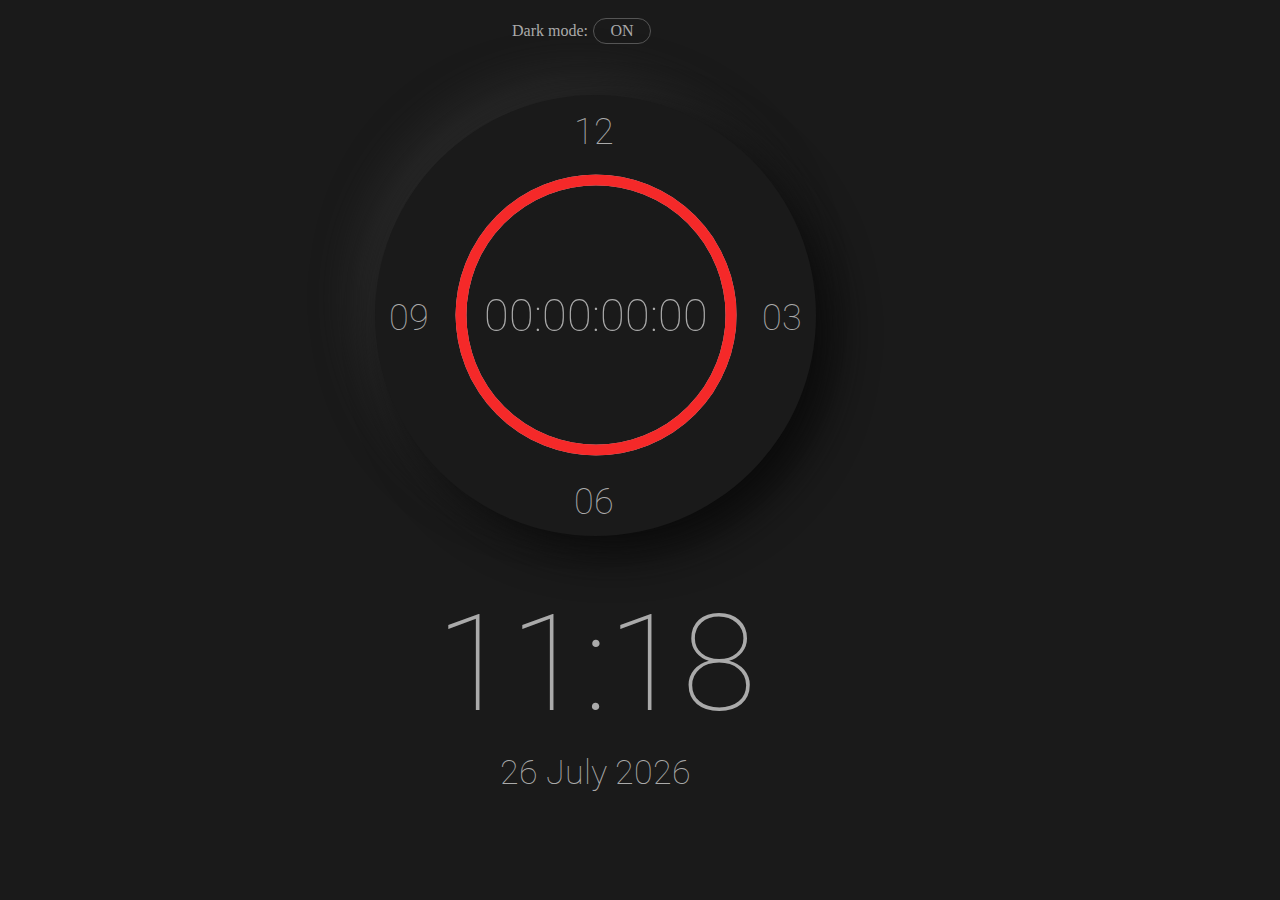
<file: timer-clock-design/index.html>
<!DOCTYPE html>
<html lang="en">
<head>
    <meta charset="UTF-8">
    <meta name="viewport" content="width=device-width,initial-scale=1" id="viewport-meta" />
    <link rel="stylesheet" media="screen and (min-device-width: 300px) and (max-device-width: 600px) and (max-device-height: 900px)" href="./css/mobile-style.css">
    <link rel="stylesheet" media="screen and (min-device-width: 300px) and (max-device-width: 600px) and (max-device-height: 900px)" href="./css/mobile-calendar.css">
    
    
    <link rel="stylesheet" media="screen and (min-device-width: 768px)" href="./css/desktop-style.css">
    <link rel="stylesheet" media="screen and (min-device-width: 768px)" href="./css/desktop-calendar.css">
    <title>P.O.C - Clock Design</title>
</head>
<body>
    <div class="switch">
        Dark mode:<span class="inner__switch">ON</span>
    </div>
    <div class="clock">
        <svg
            class="clock__face__outline"
            viewBox="0 0 100 100"
            xmlns="http://www.w3.org/2000/svg" 
            xmlns:svg="http://www.w3.org/2000/svg">        
            <circle class="clock__face__outline__circle" cx="50" cy="50" r="50"></circle>
            <circle class="clock__face__outline__circle__elapsed" cx="50" cy="50" r="50"></circle>
        </svg>

        <div class="clock__face">
            <span class="clock__handle clock__horizontal__center three">03</span>
            <span class="clock__handle clock__vertical__center six">06</span>
            <span class="clock__handle clock__horizontal__center nine">09</span>
            <span class="clock__handle clock__vertical__center twelve">12</span>   

            <div class="countdown__body">
                <div class="countdown__days">00</div>:
                <div class="countdown__hours">00</div>:
                <div class="countdown__minutes">00</div>:
                <div class="countdown__seconds">00</div>
            </div>
        
        </div>
        <div class="time">
            <div class="time__body">
                <div class="time__hours">12</div>:
                <div class="time__minutes">12</div>
            </div>
        </div>
        <div class="date">
            <div class="date__body">
                <div class="date__text">12 february 2020</div>
            </div>
        </div>
    </div>
	<div class="calendar">
        <div class="date__year__picker">
            <button class="prev__button"></button>
            <span>2020</span>
            <button class="next__button"></button>
        </div>
		<div class="date__table">
			<div class="date__week">
				<div class="date__headers" >Mon</div>
				<div class="date__headers">Tue</div>
				<div class="date__headers">Wed</div>
				<div class="date__headers">Thu</div>
				<div class="date__headers">Fri</div>
				<div class="date__headers">Sat</div>
				<div class="date__headers">Sun</div>
			</div>
			<div class="date__week"></div>
			<div class="date__week"></div>
			<div class="date__week"></div>
			<div class="date__week"></div>
			<div class="date__week"></div>
			<div class="date__week"></div>
        </div>
        <div class="date__month__picker">
            <button class="prev__button"></button>
            <span>November</span>
            <button class="next__button"></button>
        </div>
    </div>
    <div class="calendar__input__modal">
        <div class="calendar__input__modal__container">
            <select class="timer__hour__time">
                <option value="0">00</option>
                <option value="1">01</option>
                <option value="2">02</option>
                <option value="3">03</option>
                <option value="4">04</option>
                <option value="5">05</option>
                <option value="6">06</option>
                <option value="7">07</option>
                <option value="8">08</option>
                <option value="9">09</option>
                <option value="10">10</option>
                <option value="11">11</option>
                <option value="12">12</option>
            </select><span class="timer__separator">:</span>
            <select class="timer__minute__time">
                <option value="00">00</option>
                <option value="05">05</option>
                <option value="10">10</option>
                <option value="15">15</option>
                <option value="20">20</option>
                <option value="25">25</option>
                <option value="30">30</option>
                <option value="35">35</option>
                <option value="40">40</option>
                <option value="45">45</option>
                <option value="50">50</option>
                <option value="55">55</option>
                <option value="60">60</option>
            </select>
            <input type="radio" id="am" name="timezone" value="am">
            <label for="am">AM</label>
            <input type="radio" id="pm" name="timezone" value="pm">
            <label for="pm">PM</label>
        </div>
        <div class="calendar__input__modal__container">
            <input class="calendar__input__modal__button" type="button" value="Set Deadline" />
        </div>
    </div>
    <div class="calendar__input__modal__overlay"></div>
    <script src="./js/script.js"></script>
    <script src="./js/calendar.js"></script>
</body>
</html>
</file>
<file: timer-clock-design/css/mobile-style.css>
@import "./general-rules.css";

html {
    width: 100vw;
    height: 100vh;
    max-height: 400px;
    margin: 0;
    overflow-x: hidden;
    user-select: none;
}

body {
    width: 100vw;
    height: 100%;
    max-width: 80vw;
    max-height: 80vh;    
    margin: 0;
    display: flex;
}

.switch {
    position: absolute;
    top: 2vh;
    left: calc(51vw + 2vw);
}

.inner__switch {
    display: inline-block;
    cursor: pointer;
    border: 1px solid #555;
    border-radius: 1.25rem;
    width: 3.125rem;
    text-align: center;
    font-size: 1rem;
    padding: 0.1875rem;
    margin-left: 0.3125rem;
}

.clock {
    position: absolute;
    top: 15%;
    left: calc(20% + 2vw);
    width: var(--mobileClockSize);
    height: var(--mobileClockSize);
}

.clock__face {
    width: var(--mobileClockSize);
    height: var(--mobileClockSize);
    border-radius: 50%;
    position: relative;
    display: flex;
    align-items: center;
    justify-content: center;
    flex-direction: column;
}

.clock__face__outline {
    position: absolute;
    width: var(--mobileClockSize);
    height: var(--mobileClockSize);
    overflow: visible;
    transform: rotateY(-180deg) rotateZ(-90deg);
}

.clock__face__outline__circle {
    fill: none;
    stroke: none;  
}

.clock__face__outline__circle {
    stroke-width: 4px;
    stroke-dasharray: 360px;
    stroke-dashoffset: 0px;
    stroke-linecap: round;
    fill: none;
}

.clock__face__outline__circle__elapsed {
    stroke-width: 4px;
    stroke-dasharray: 360px;
    stroke-linecap: round;
    fill: none;
}

.clock__face::after {
    content: '';
    display: block;
    position: absolute;
    width: 69vmin;
    height: 69vmin;
    border-radius: 50%;
    z-index: -3;
}

.time {
    margin-top: 15vh;
    display: flex;
    align-items: center;
    justify-content: center;
    flex-direction: column;
}

.time__body {
    display: flex;
    font-family: robotoThin;
    font-size: 20vmin;
}

.countdown__body {
    display: flex;
    font-family: robotoThin;
    font-size: 5vmin;
}

.clock__handle {
    position: absolute;
    font-family: robotoThin;
    font-size: 4vmin;
}

.clock__horizontal__center {
    top: calc(50% - 2vmin);
}

.clock__vertical__center {
    right: calc(50% - 2vmin);
}

.twelve {
    bottom: calc(100% + 3vmin);
}

.three {
    left: calc(100% + 3.5vmin);
}

.six {
    top: calc(100% + 3.4vmin);
}

.nine {
    right: calc(100% + 3.5vmin);;
}


.date {
    margin-top: 1vh;
    display: flex;
    align-items: center;
    justify-content: center;
    flex-direction: column;
}

.date__body {
    display: flex;
    font-family: robotoThin;
    font-size: 6vmin;
    font-weight: lighter;
    justify-content: space-between;
}

body.dark {
    color: var(--outlineClockColor);
    background: var(--darkBackground);
}

.dark .clock__face::after {
    background: var(--darkBackground);
    box-shadow:  17px 17px 43px #0a0a0a, 
             -17px -17px 43px #2a2a2a;
}

.dark .clock__face__outline__circle {
    stroke: var(--outlineClockColor);
}

body.light {
    color: var(--darkBackground);
    background: var(--lightBackground);
}

.light .clock__face::after {
    background: var(--lightBackground);
    -webkit-box-shadow: 5px 2px 10px 8px rgba(204,204,204,0.74); 
    box-shadow: 5px 2px 10px 8px rgba(204,204,204,0.74);
}

.light .clock__face__outline__circle {
    stroke: var(--outlineClockColor);
}


.clock__face__outline__circle__elapsed.red {
    stroke-dasharray: 360px;
    stroke: var(--red);
}

.clock__face__outline__circle__elapsed.blue {
    stroke-dasharray: 360px;
    stroke: var(--blue);
}
</file>
<file: timer-clock-design/css/mobile-calendar.css>
@import "./general-rules.css";

.calendar {
    position: absolute;
    top: 15%;
    right: calc((100% - var(--mobileCalendarWidth)) / 2);
    width: var(--mobileCalendarWidth);
    font-family: RobotoThin;
    border-radius: 6%;
    opacity: 0;
}

.calendar.show {
    -webkit-animation-name: fadeInLeft;
    animation-name: fadeInLeft;
    -webkit-animation-duration: 1s;
    animation-duration: 1s;
    -webkit-animation-fill-mode: both;
    animation-fill-mode: both;
}

.calendar.hide {
    -webkit-animation-name: fadeOutLeft;
    animation-name: fadeOutLeft;
    -webkit-animation-duration: 1s;
    animation-duration: 1s;
    -webkit-animation-fill-mode: both;
    animation-fill-mode: both;
}
 
.date__table {
    display: grid;
    width: var(--mobileTableSizeW);
    height: var(--mobileTableSizeH);
    margin: 0 auto;
}

.date__week {
    display: inherit;
    grid-template-columns: auto auto auto auto auto auto auto;
    width: inherit;
    height: var(--cellHeight);
}

.date__cell {
    text-align: center;
    vertical-align: middle;
    font-family: robotoThin;
    font-size: calc(var(--mobileCellHeight) / 2);
    line-height: var(--mobileCellHeight);
    width: var(--mobileCellWidth);
    height: var(--mobileCellHeight);
    cursor: pointer;
}



.date__headers {    
    text-align: center;
    vertical-align: middle;
    font-family: robotoBold;
    font-size: calc(var(--mobileCellHeight) / 2.5);
    line-height: var(--mobileCellHeight);
    width: var(--mobileCellWidth);
    height: var(--mobileCellHeight);
}

.dark .date__table {
    background: var(--red);
}

.dark .date__week {
    border-bottom: 1px solid var(--red);
}

.dark .date__cell, .dark .date__headers {
    background-color: var(--darkBackground);
    border-right: 1px solid var(--red);
}

.dark .date__cell:hover {
    background-color: var(--red);
    transition: ease-in 0.5s;
}

.light .date__table {
    background: var(--blue);
}

.light .date__week {
    border-bottom: 1px solid var(--blue); 
}

.light .date__cell, .light .date__headers {
    background-color: var(--lightBackground);
    border-right: 1px solid var(--blue);
}

.light .date__cell:hover {
    background-color: var(--blue);
    transition: ease-in 0.5s;
}

.date__week:last-child {
    border-bottom: none;
}

.date__cell:last-child, .date__headers:last-child {
    border-right: none;
}

.date__year__picker, .date__month__picker {
    margin: 0px auto;
    width: inherit;
    font-size: 6vmin;
    display: inline-flex;
    flex-direction: row;
    justify-content: center;
    text-align: center;
    align-items: center;
}

.date__year__picker {
    margin-top: 2vmin;
}

.date__year__picker > span, .date__year__picker > button {
    margin: 0 auto;
    margin-bottom: 3.5vmin;
}

.date__year__picker > span {
    display: inline-block;
    line-height: 1.5em;
}

.date__month__picker > span, .date__month__picker > button {
    margin: 0 auto;
    margin-top: 3.5vmin;
}

.date__month__picker {
    margin-bottom: 2vmin;
}

.date__month__picker > span {
    display: inline-block;
    line-height: 1.5em;
}

.prev__button, .next__button {
    width: 0;
    height: 0;
    border: 0 solid transparent;
    border-top-width: 2em;
    border-bottom-width: 2em;
    background-color: transparent;
    cursor: pointer;
    user-select: none;
}

.prev__button:focus, .next__button:focus {
    outline: none;
}

.dark .calendar {
    box-shadow:  17px 17px 43px #0a0a0a, 
    -17px -17px 43px #2a2a2a;
    background: var(--darkBackground);
}

.dark .prev__button {
    border-right: 2em solid var(--red);
}

.dark .next__button {
    border-left: 2em solid var(--red);
}

.light .calendar {
    -webkit-box-shadow: 5px 2px 10px 8px rgba(204,204,204,0.74); 
    box-shadow: 5px 2px 10px 8px rgba(204,204,204,0.74);
    background: var(--lightBackground);
}

.light .prev__button {
    border-right: 2em solid var(--blue);
}

.light .next__button {
    border-left: 2em solid var(--blue);
}

@keyframes fadeInLeft {
    0% {
       opacity: 0;
       transform: translateX(-5vw);
    }
    100% {
       opacity: 1;
       /* transform: translateX(0); */
       visibility: initial;
    }
 }


 @keyframes fadeOutLeft {
    0% {
       opacity: 1;
       /* transform: translateX(0); */
    }
    100% {
       opacity: 0;
       /* transform: translateX(-5vw); */
       visibility: hidden;
    }
 }
</file>
<file: timer-clock-design/css/desktop-style.css>
@import "./general-rules.css";

html {
    width: 100vw;
    height: 100vh;
    max-height: 400px;
    margin: 0;
    overflow-x: hidden;
    user-select: none;
}

body {
    width: 100vw;
    height: 100%; 
    margin: 0;
    display: flex;
}

.switch {
    position: absolute;
    top: 2vh;
    left: calc(100% - 60vw);
}

.inner__switch {
    display: inline-block;
    cursor: pointer;
    border: 1px solid #555;
    border-radius: 1.25rem;
    width: 3.125rem;
    text-align: center;
    font-size: 1rem;
    padding: 0.1875rem;
    margin-left: 0.3125rem;
}

.clock {
    position: absolute;
    top: 20%;
    left: calc(34% + 2vw);
    width: 30vmin;
    height: 30vmin;
    transition: transform 1s ease-in-out;
    -webkit-transition: transform 1s ease-in-out;
    -moz-transition: transform 1s ease-in-out;
    -o-transition: transform 1s ease-in-out;
    -ms-transition: transform 1s ease-in-out;  
    cursor: pointer;
}

.clock.calendar__active {
    transform: translate(-18vw,0);
    -webkit-transform: translate(-18vw,0);
    -moz-transform: translate(-18vw,0);
    -o-transform: translate(-18vw,0);
    -ms-transform: translate(-18vw,0);  
}

.clock__face {
    width: 30vmin;
    height: 30vmin;
    border-radius: 50%;
    position: relative;
    display: flex;
    align-items: center;
    justify-content: center;
    flex-direction: column;
}

.clock__face__outline {
    position: absolute;
    width: 30vmin;
    height: 30vmin;
    overflow: visible;
    transform: rotateY(-180deg) rotateZ(-90deg);
}

.clock__face__outline__circle {
    fill: none;
    stroke: none;  
}

.clock__face__outline__circle {
    stroke-width: 4px;
    stroke-dasharray: 360px;
    stroke-dashoffset: 0px;
    stroke-linecap: round;
    fill: none;
}

.clock__face__outline__circle__elapsed {
    stroke-width: 4px;
    stroke-dasharray: 360px;
    stroke-linecap: round;
    fill: none;
}

.clock__face::after {
    content: '';
    display: block;
    position: absolute;
    width: 49vmin;
    height: 49vmin;
    border-radius: 50%;
    z-index: -3;
}

.time {
    margin-top: 15vh;
    display: flex;
    align-items: center;
    justify-content: center;
    flex-direction: column;
}

.time__body {
    display: flex;
    font-family: robotoThin;
    font-size: 15vmin;
}

.countdown__body {
    display: flex;
    font-family: robotoThin;
    font-size: 5vmin;
}

.clock__handle {
    position: absolute;
    font-family: robotoThin;
    font-size: 4vmin;
}

.clock__horizontal__center {
    top: calc(50% - 2vmin);
}

.clock__vertical__center {
    right: calc(50% - 2vmin);
}

.twelve {
    bottom: calc(100% + 3vmin);
}

.three {
    left: calc(100% + 3.5vmin);
}

.six {
    top: calc(100% + 3.4vmin);
}

.nine {
    right: calc(100% + 3.5vmin);;
}


.date {
    margin-top: 1vh;
    display: flex;
    align-items: center;
    justify-content: center;
    flex-direction: column;
}

.date__body {
    display: flex;
    font-family: robotoThin;
    font-size: 3.8vmin;
    font-weight: lighter;
    justify-content: space-between;
}

body.dark {
    color: var(--outlineClockColor);
    background: var(--darkBackground);
}

.dark .clock__face::after {
    background: var(--darkBackground);
    box-shadow:  17px 17px 43px #0a0a0a, 
             -17px -17px 43px #2a2a2a;
}

.dark .clock__face__outline__circle {
    stroke: var(--outlineClockColor);
}

body.light {
    color: var(--darkBackground);
    background: var(--lightBackground);
}

.light .clock__face::after {
    background: var(--lightBackground);
    -webkit-box-shadow: 5px 2px 10px 8px rgba(204,204,204,0.74); 
    box-shadow: 5px 2px 10px 8px rgba(204,204,204,0.74);
}

.light .clock__face__outline__circle {
    stroke: var(--outlineClockColor);
}


.clock__face__outline__circle__elapsed.red {
    stroke-dasharray: 360px;
    stroke: var(--red);
}

.clock__face__outline__circle__elapsed.blue {
    stroke-dasharray: 360px;
    stroke: var(--blue);
}
</file>
<file: timer-clock-design/css/desktop-calendar.css>
@import "./general-rules.css";

.calendar {
    position: absolute;
    top: 15%;
    left: 50%;
    width: var(--calendarWidth);
    font-family: RobotoThin;
    border-radius: 6%;
    opacity: 0;
}

.calendar.show {
    -webkit-animation-name: fadeInLeft;
    animation-name: fadeInLeft;
    -webkit-animation-duration: 1s;
    animation-duration: 1s;
    -webkit-animation-fill-mode: both;
    animation-fill-mode: both;
}

.calendar.hide {
    -webkit-animation-name: fadeOutLeft;
    animation-name: fadeOutLeft;
    -webkit-animation-duration: 1s;
    animation-duration: 1s;
    -webkit-animation-fill-mode: both;
    animation-fill-mode: both;
}
 
.date__table {
    display: grid;
    width: var(--tableSizeW);
    height: var(--tableSizeH);
    margin: 0 auto;
}

.date__week {
    display: inherit;
    grid-template-columns: auto auto auto auto auto auto auto;
    width: inherit;
    height: var(--cellHeight);
}

.date__cell {
    text-align: center;
    vertical-align: middle;
    font-family: robotoThin;
    font-size: 2vmin;
    line-height: var(--cellHeight);
    width: var(--cellWidth);
    height: var(--cellHeight);
    cursor: pointer;
}

.date__headers {    
    text-align: center;
    vertical-align: middle;
    font-family: robotoBold;
    font-size: 2vmin;
    line-height: var(--cellHeight);
    width: var(--cellWidth);
    height: var(--cellHeight);
}

.calendar__input__modal {
    position: absolute;
    background: #000;
    min-width: 200px;
    height: 5vh;
    margin: 0 auto;
    padding: 0;
    top: 50px;
    left: 50px;
    font-family: robotoThin;
    visibility: hidden;
    z-index: 1001;
}

.calendar__input__modal__overlay {
    width: 100vw;
    height: 100vh;
    position: fixed;
    background: transparent;
    z-index: 1000;
    display: none;
}

.calendar__input__modal__container {
    width: inherit;
    height: inherit;
    display: inherit;
    display: flex;
    flex-direction: row;
    justify-content: center;
    align-items: center;
    vertical-align: middle;
    background: #2a2a2a;
}

.calendar__input__modal__button {
    width: 100px;
    height: 3vh;
    background: var(--red);
    border: none;
    border-radius: 25px;
    color: var(--lightBackground);
    user-select: none;
    cursor: pointer;
}

.calendar__input__modal__button:focus {
    outline: none;
}

.calendar__input__modal__button:hover {
    box-shadow:  inset 17px 17px 43px #0a0a0a, 
    -17px -17px 43px #2a2a2a;
}

.calendar__input__modal.show {
    visibility: visible;
}

select, select:active {
    background: var(--red);
    color: var(--lightBackground);
    width: 35px;
    user-select: none;
    font-family: robotoThin;
    border-radius: 10px;
    padding-left: 10px;
    -webkit-appearance: none;
    -moz-appearance: none;
    appearance: none;
    color: white;
    outline: none;
}

.calendar__input__modal label, .calendar__input__modal input[type="text"] {
    width: 30px;
    height: var(--cellHeight);
    line-height: calc(var(--cellHeight) + 0.5vh);
}

.timer__separator {
    margin-left: 5px;
    margin-right: 5px;
}

.dark .calendar__input__modal input[type="text"] {
    background-color: var(--red);
    color: var(--lightBackground);
}

.dark .date__table {
    background: var(--red);
}

.dark .date__week {
    border-bottom: 1px solid var(--red);
}

.dark .date__cell, .dark .date__headers {
    background-color: var(--darkBackground);
    border-right: 1px solid var(--red);
}

.dark .date__cell:hover {
    background-color: var(--red);
    transition: ease-in 0.5s;
}

.light .date__table {
    background: var(--blue);
}

.light .date__week {
    border-bottom: 1px solid var(--blue); 
}

.light .date__cell, .light .date__headers {
    background-color: var(--lightBackground);
    border-right: 1px solid var(--blue);
}

.light .date__cell:hover {
    background-color: var(--blue);
    transition: ease-in 0.5s;
}

.date__week:last-child {
    border-bottom: none;
}

.date__cell:last-child, .date__headers:last-child {
    border-right: none;
}

.date__year__picker, .date__month__picker {
    margin: 0px auto;
    width: inherit;
    font-size: 3.5vmin;
    display: inline-flex;
    flex-direction: row;
    justify-content: center;
}

.date__year__picker {
    margin-top: 2vmin;
}

.date__year__picker > span, .date__year__picker > button {
    margin: 0 auto;
    margin-bottom: 3.5vmin;
}

.date__year__picker > span {
    display: inline-block;
    line-height: 1.5em;
}

.date__month__picker > span, .date__month__picker > button {
    margin: 0 auto;
    margin-top: 3.5vmin;
}

.date__month__picker {
    margin-bottom: 2vmin;
}

.date__month__picker > span {
    display: inline-block;
    line-height: 1.5em;
}

.prev__button, .next__button {
    width: 0;
    height: 0;
    border: 0 solid transparent;
    border-top-width: 2em;
    border-bottom-width: 2em;
    background-color: transparent;
    cursor: pointer;
    user-select: none;
}

.prev__button:focus, .next__button:focus {
    outline: none;
}

.dark .calendar {
    box-shadow:  17px 17px 43px #0a0a0a, 
    -17px -17px 43px #2a2a2a;
}

.dark .prev__button {
    border-right: 2em solid var(--red);
}

.dark .next__button {
    border-left: 2em solid var(--red);
}

.light .calendar {
    -webkit-box-shadow: 5px 2px 10px 8px rgba(204,204,204,0.74); 
    box-shadow: 5px 2px 10px 8px rgba(204,204,204,0.74);
}

.light .prev__button {
    border-right: 2em solid var(--blue);
}

.light .next__button {
    border-left: 2em solid var(--blue);
}

@keyframes fadeInLeft {
    0% {
       opacity: 0;
       transform: translateX(-5vw);
    }
    100% {
       opacity: 1;
       transform: translateX(0);
       visibility: initial;
    }
 }


 @keyframes fadeOutLeft {
    0% {
       opacity: 1;
       transform: translateX(0);
    }
    100% {
       opacity: 0;
       transform: translateX(-5vw);
       visibility: hidden;
    }
 }
</file>
